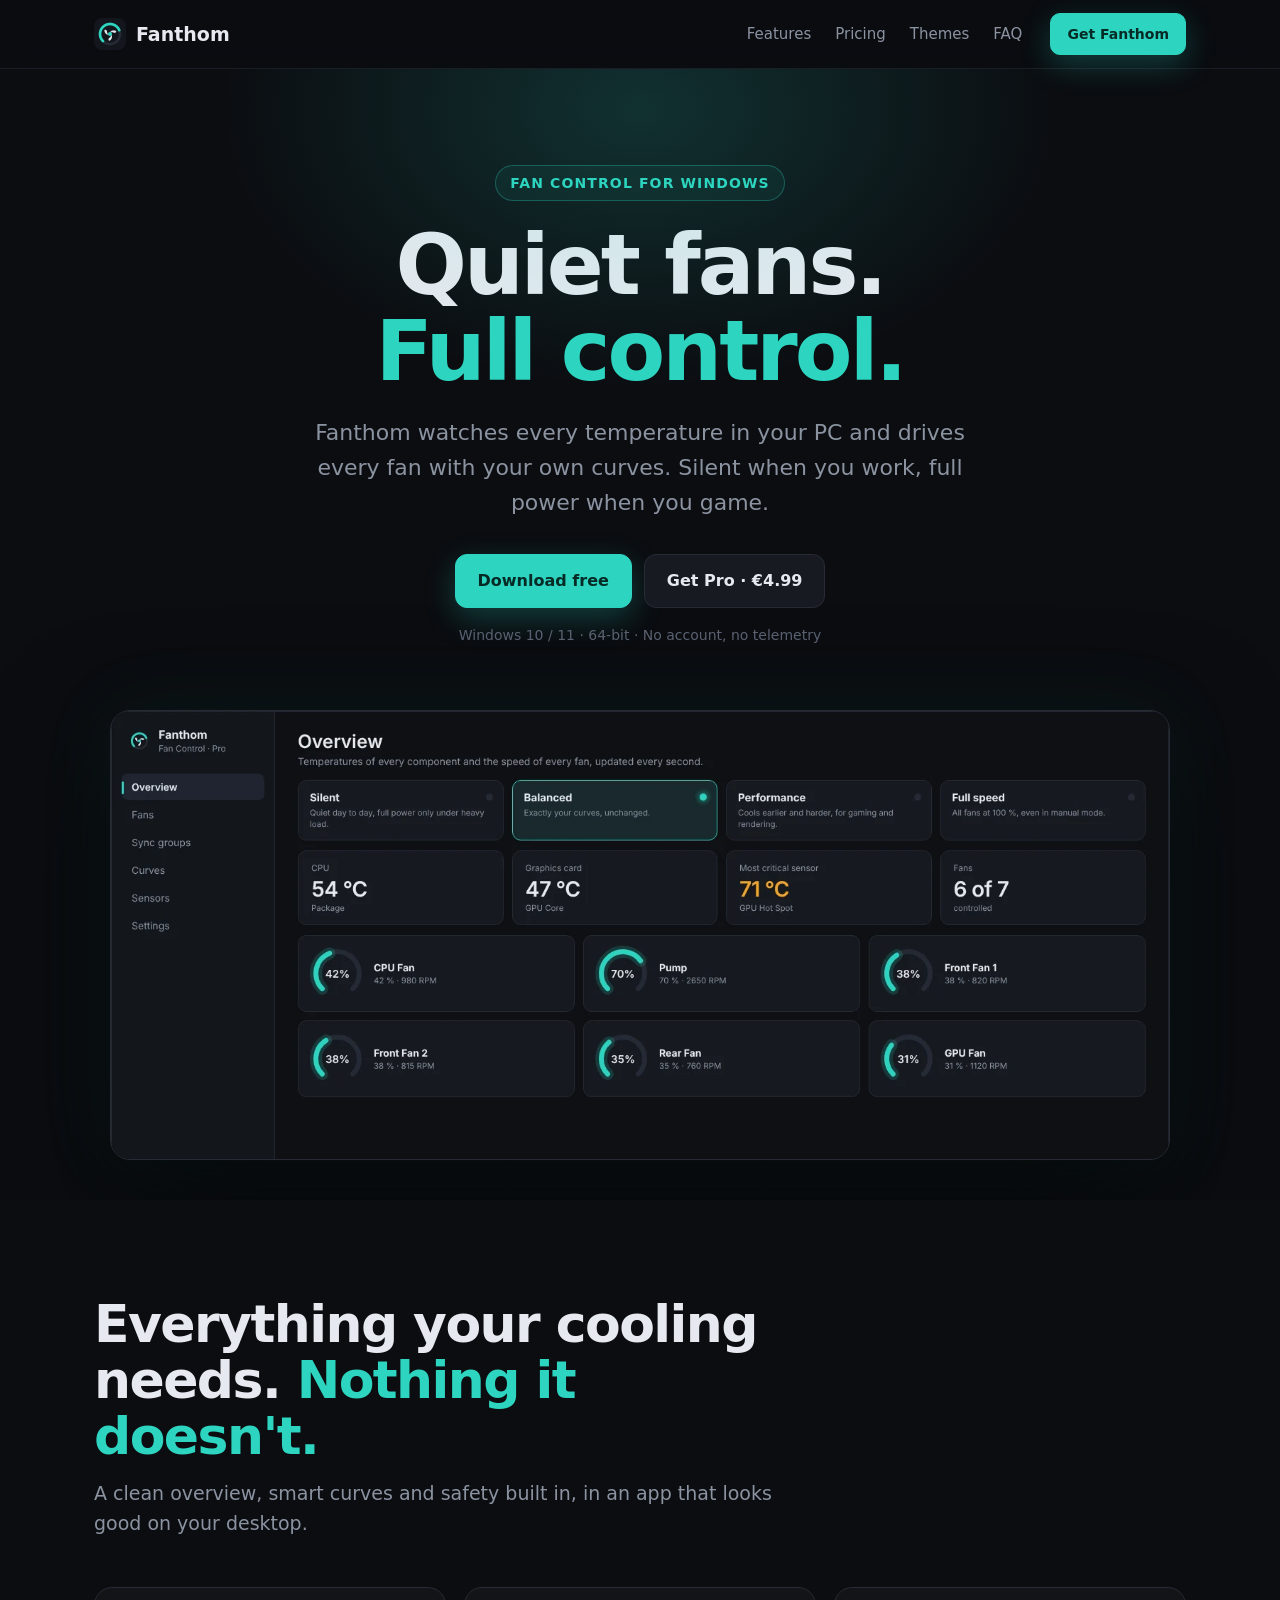
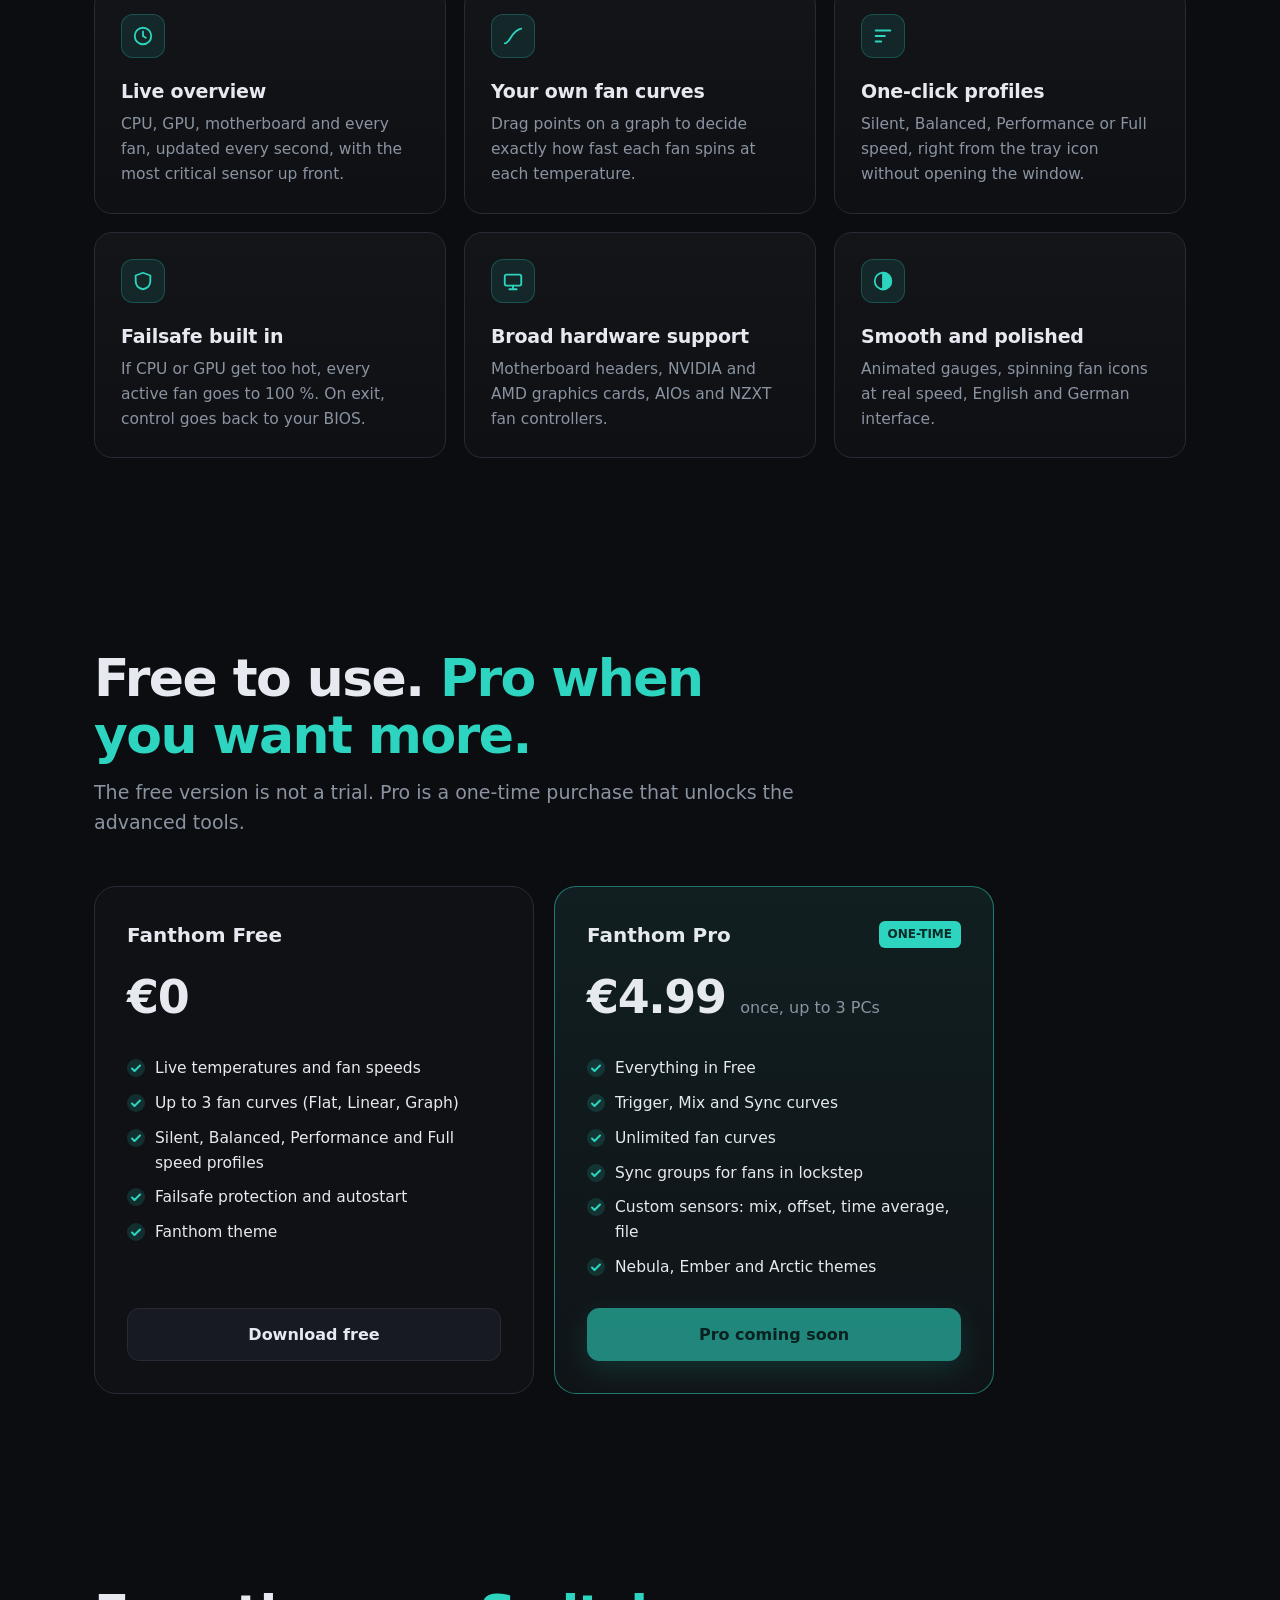
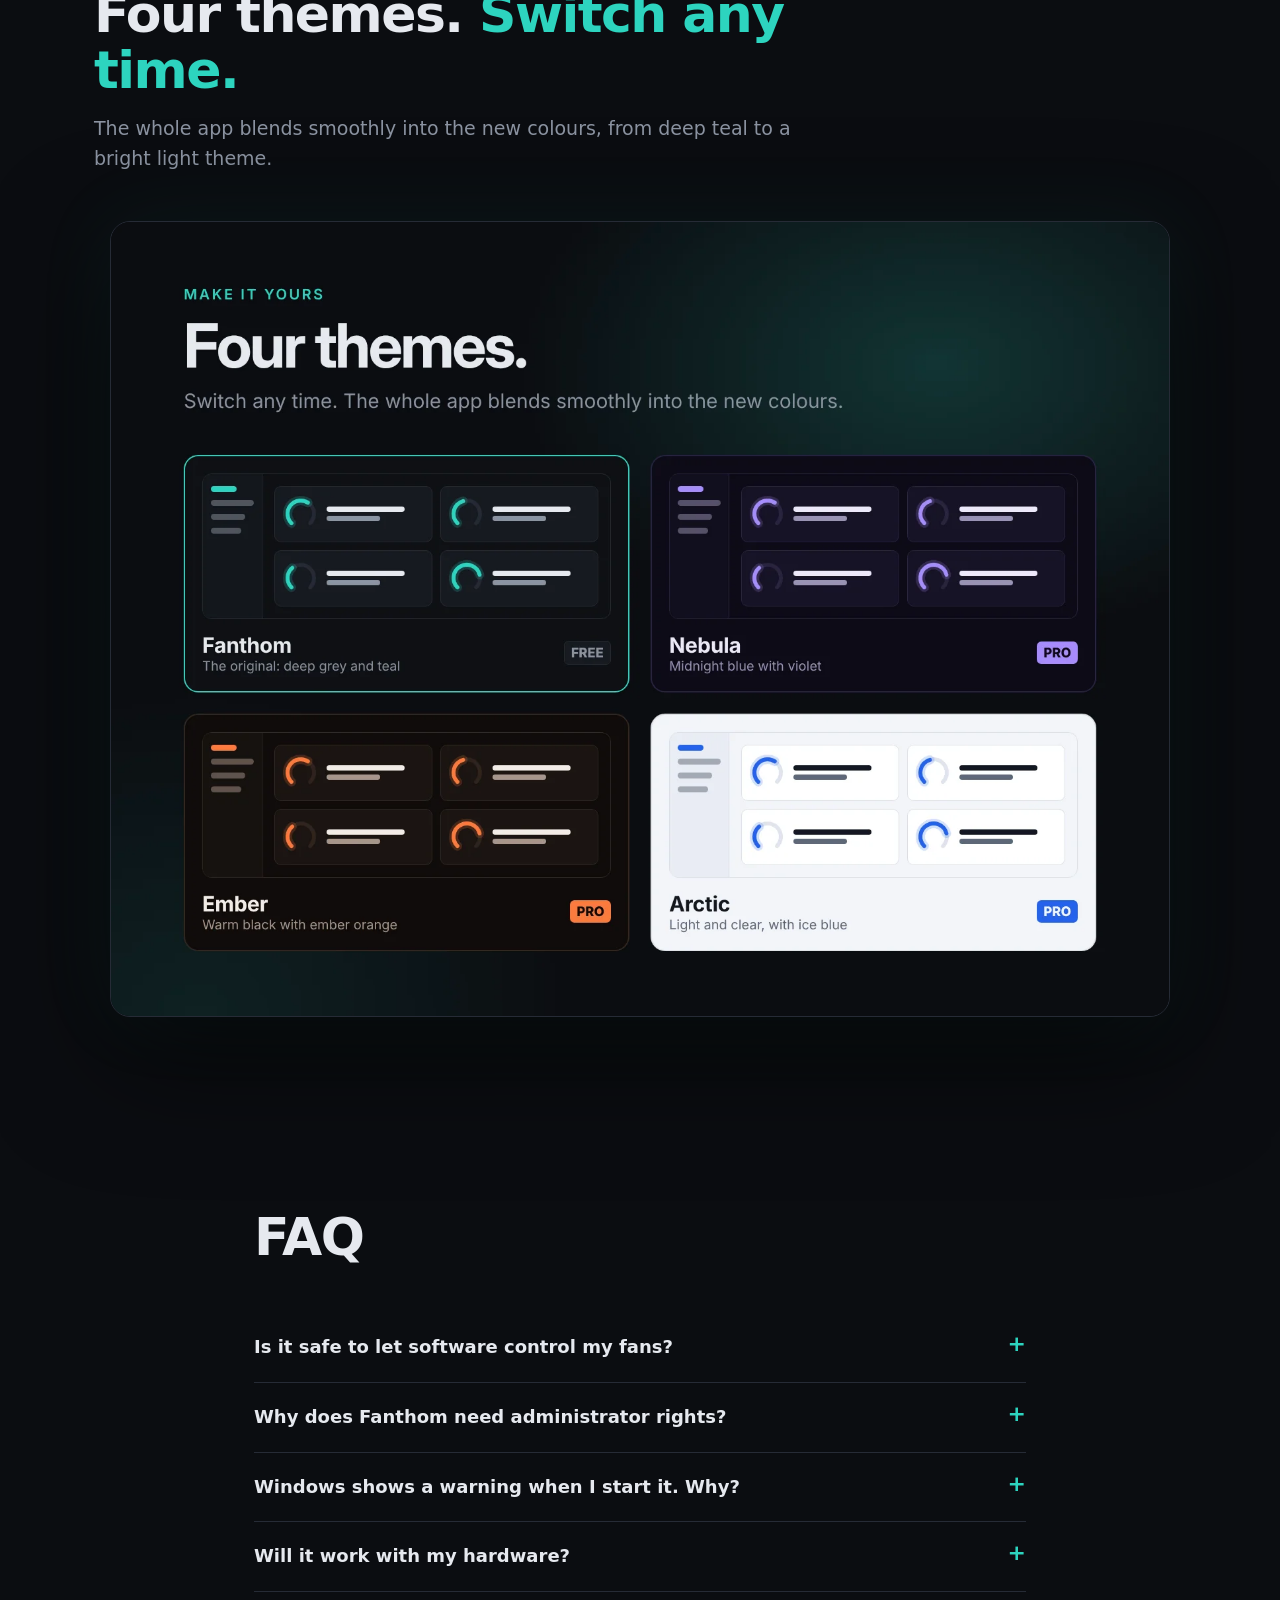
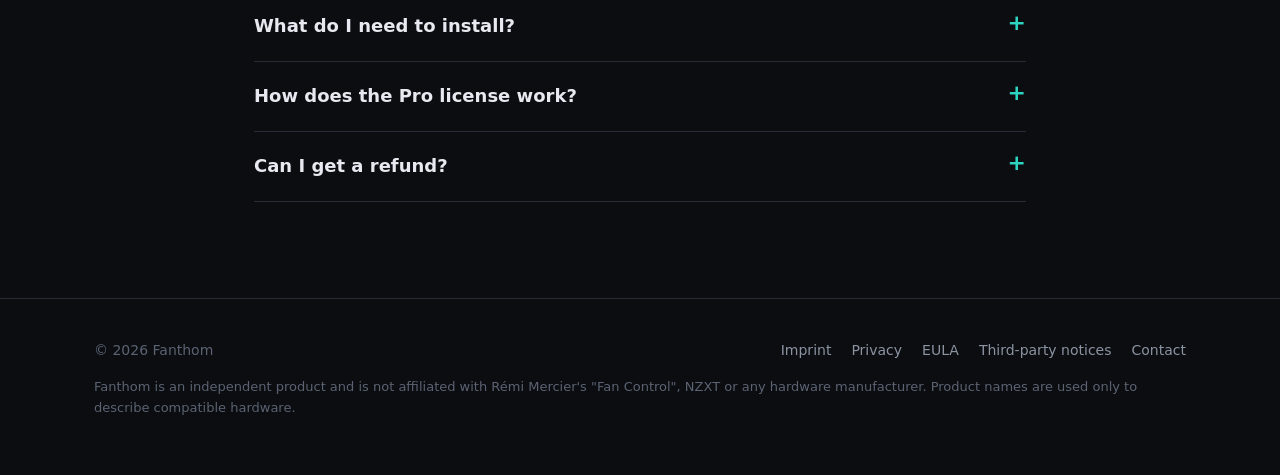
<file: index.html>
<!doctype html>
<html lang="en">
<head>
<meta charset="utf-8">
<meta name="viewport" content="width=device-width, initial-scale=1">
<title>Fanthom – Quiet fans. Full control.</title>
<meta name="description" content="Fanthom is a modern fan control app for Windows: custom fan curves, profiles, sync groups, failsafe protection and four themes. Free, with an optional one-time Pro upgrade.">
<meta property="og:title" content="Fanthom – Quiet fans. Full control.">
<meta property="og:description" content="A modern fan control app for Windows. Free, with an optional one-time Pro upgrade.">
<meta property="og:image" content="overview.webp">
<link rel="icon" href="favicon.png">
<link rel="stylesheet" href="style.css">
</head>
<body>

<header class="nav">
  <div class="wrap">
    <a class="brand" href="#"><img src="logo.png" alt="">Fanthom</a>
    <nav class="links"><a href="#features">Features</a><a href="#pricing">Pricing</a><a href="#themes">Themes</a><a href="#faq">FAQ</a></nav>
    <a class="btn small primary" href="#pricing">Get Fanthom</a>
  </div>
</header>

<main>
  <div class="hero">
    <div class="wrap">
      <span class="eyebrow">Fan control for Windows</span>
      <h1>Quiet fans.<br><span class="accent">Full control.</span></h1>
      <p class="lead">Fanthom watches every temperature in your PC and drives every fan with your own curves. Silent when you work, full power when you game.</p>
      <div class="cta">
        <a class="btn primary" href="https://github.com/fanthom1337-boop/fanthom/releases/latest">Download free</a>
        <a class="btn" href="#pricing">Get Pro · €4.99</a>
      </div>
      <p class="small-print">Windows 10 / 11 · 64-bit · No account, no telemetry</p>
      <div class="shot"><img src="overview.webp" alt="Fanthom overview with profiles, temperatures and fan speed gauges" width="1490" height="630"></div>
    </div>
  </div>

  <section id="features">
    <div class="wrap">
      <div class="section-head">
        <h2>Everything your cooling needs. <span class="accent">Nothing it doesn't.</span></h2>
        <p>A clean overview, smart curves and safety built in, in an app that looks good on your desktop.</p>
      </div>
      <div class="grid">
        <div class="card"><div class="ic"><svg width="22" height="22" viewBox="0 0 24 24" fill="none" stroke="currentColor" stroke-width="2" stroke-linecap="round"><circle cx="12" cy="12" r="9"/><path d="M12 7v5l3 2"/></svg></div><h3>Live overview</h3><p>CPU, GPU, motherboard and every fan, updated every second, with the most critical sensor up front.</p></div>
        <div class="card"><div class="ic"><svg width="22" height="22" viewBox="0 0 24 24" fill="none" stroke="currentColor" stroke-width="2" stroke-linecap="round"><path d="M3 20c6 0 7-14 18-16"/></svg></div><h3>Your own fan curves</h3><p>Drag points on a graph to decide exactly how fast each fan spins at each temperature.</p></div>
        <div class="card"><div class="ic"><svg width="22" height="22" viewBox="0 0 24 24" fill="none" stroke="currentColor" stroke-width="2" stroke-linecap="round"><path d="M4 6h16M4 12h10M4 18h6"/></svg></div><h3>One-click profiles</h3><p>Silent, Balanced, Performance or Full speed, right from the tray icon without opening the window.</p></div>
        <div class="card"><div class="ic"><svg width="22" height="22" viewBox="0 0 24 24" fill="none" stroke="currentColor" stroke-width="2" stroke-linecap="round" stroke-linejoin="round"><path d="M12 3l8 3v6c0 5-3.5 8-8 9-4.5-1-8-4-8-9V6z"/></svg></div><h3>Failsafe built in</h3><p>If CPU or GPU get too hot, every active fan goes to 100 %. On exit, control goes back to your BIOS.</p></div>
        <div class="card"><div class="ic"><svg width="22" height="22" viewBox="0 0 24 24" fill="none" stroke="currentColor" stroke-width="2" stroke-linecap="round"><rect x="3" y="5" width="18" height="12" rx="2"/><path d="M8 21h8M12 17v4"/></svg></div><h3>Broad hardware support</h3><p>Motherboard headers, NVIDIA and AMD graphics cards, AIOs and NZXT fan controllers.</p></div>
        <div class="card"><div class="ic"><svg width="22" height="22" viewBox="0 0 24 24" fill="none" stroke="currentColor" stroke-width="2" stroke-linecap="round"><circle cx="12" cy="12" r="9"/><path d="M12 3a9 9 0 0 1 0 18z" fill="currentColor"/></svg></div><h3>Smooth and polished</h3><p>Animated gauges, spinning fan icons at real speed, English and German interface.</p></div>
      </div>
    </div>
  </section>

  <section id="pricing">
    <div class="wrap">
      <div class="section-head">
        <h2>Free to use. <span class="accent">Pro when you want more.</span></h2>
        <p>The free version is not a trial. Pro is a one-time purchase that unlocks the advanced tools.</p>
      </div>
      <div class="plans">
        <div class="plan">
          <div class="name">Fanthom Free</div>
          <div class="price">€0</div>
          <ul>
            <li>Live temperatures and fan speeds</li>
            <li>Up to 3 fan curves (Flat, Linear, Graph)</li>
            <li>Silent, Balanced, Performance and Full speed profiles</li>
            <li>Failsafe protection and autostart</li>
            <li>Fanthom theme</li>
          </ul>
          <a class="btn" href="https://github.com/fanthom1337-boop/fanthom/releases/latest">Download free</a>
        </div>
        <div class="plan pro">
          <div class="name">Fanthom Pro <span class="tag">ONE-TIME</span></div>
          <div class="price">€4.99 <small>once, up to 3 PCs</small></div>
          <ul>
            <li>Everything in Free</li>
            <li>Trigger, Mix and Sync curves</li>
            <li>Unlimited fan curves</li>
            <li>Sync groups for fans in lockstep</li>
            <li>Custom sensors: mix, offset, time average, file</li>
            <li>Nebula, Ember and Arctic themes</li>
          </ul>
          <span class="btn primary" style="opacity:.6;cursor:default">Pro coming soon</span>
        </div>
      </div>
    </div>
  </section>

  <section id="themes">
    <div class="wrap">
      <div class="section-head">
        <h2>Four themes. <span class="accent">Switch any time.</span></h2>
        <p>The whole app blends smoothly into the new colours, from deep teal to a bright light theme.</p>
      </div>
      <div class="shot" style="margin-top:0"><img src="themes.webp" alt="The four Fanthom themes: Fanthom, Nebula, Ember and Arctic" width="1600" height="1200"></div>
    </div>
  </section>

  <section id="faq">
    <div class="wrap faq">
      <div class="section-head"><h2>FAQ</h2></div>
      <details><summary>Is it safe to let software control my fans?</summary><p>Fanthom never touches a fan you haven't enabled. A failsafe sets all active fans to 100 % if the CPU or GPU core gets too hot, and when Fanthom closes or runs into an error, control goes back to your BIOS. Still, check your temperatures under load after changing curves.</p></details>
      <details><summary>Why does Fanthom need administrator rights?</summary><p>Reading motherboard sensors and setting fan speeds requires low-level hardware access, which Windows only allows with admin rights. Fanthom has no network features apart from the optional Pro license check.</p></details>
      <details><summary>Windows shows a warning when I start it. Why?</summary><p>Fanthom is made by an independent developer and is not yet code-signed, so SmartScreen shows "unknown publisher". Click "More info" → "Run anyway".</p></details>
      <details><summary>Will it work with my hardware?</summary><p>Fanthom uses LibreHardwareMonitor, which supports most motherboards from ASUS, MSI, Gigabyte, ASRock and others, NVIDIA and AMD graphics cards and many AIOs. NZXT fan controllers are supported directly. Try the free version first, it shows exactly which fans are controllable on your PC.</p></details>
      <details><summary>What do I need to install?</summary><p>Windows 10 or 11 (64-bit) and the free <a href="https://dotnet.microsoft.com/download/dotnet/10.0">.NET 10 Desktop Runtime</a>. For motherboard sensors you also need the free PawnIO driver from <a href="https://pawnio.eu">pawnio.eu</a>.</p></details>
      <details><summary>How does the Pro license work?</summary><p>You get a license key by email right after purchase. Paste it in Fanthom under Settings → Fanthom Pro. One key works on up to 3 of your own PCs, and you can move it with "Deactivate on this PC".</p></details>
      <details><summary>Can I get a refund?</summary><p>Purchases are handled by Lemon Squeezy, our reseller and merchant of record. Your statutory rights apply. For anything about your order, just contact us.</p></details>
    </div>
  </section>
</main>

<footer>
  <div class="wrap">
    <span>© 2026 Fanthom</span>
    <nav><a href="imprint.html">Imprint</a><a href="privacy.html">Privacy</a><a href="EULA.txt">EULA</a><a href="THIRD-PARTY-NOTICES.txt">Third-party notices</a><a href="mailto:fanthom1337@gmail.com">Contact</a></nav>
    <p class="disclaimer">Fanthom is an independent product and is not affiliated with Rémi Mercier's "Fan Control", NZXT or any hardware manufacturer. Product names are used only to describe compatible hardware.</p>
  </div>
</footer>
</body>
</html>
</file>
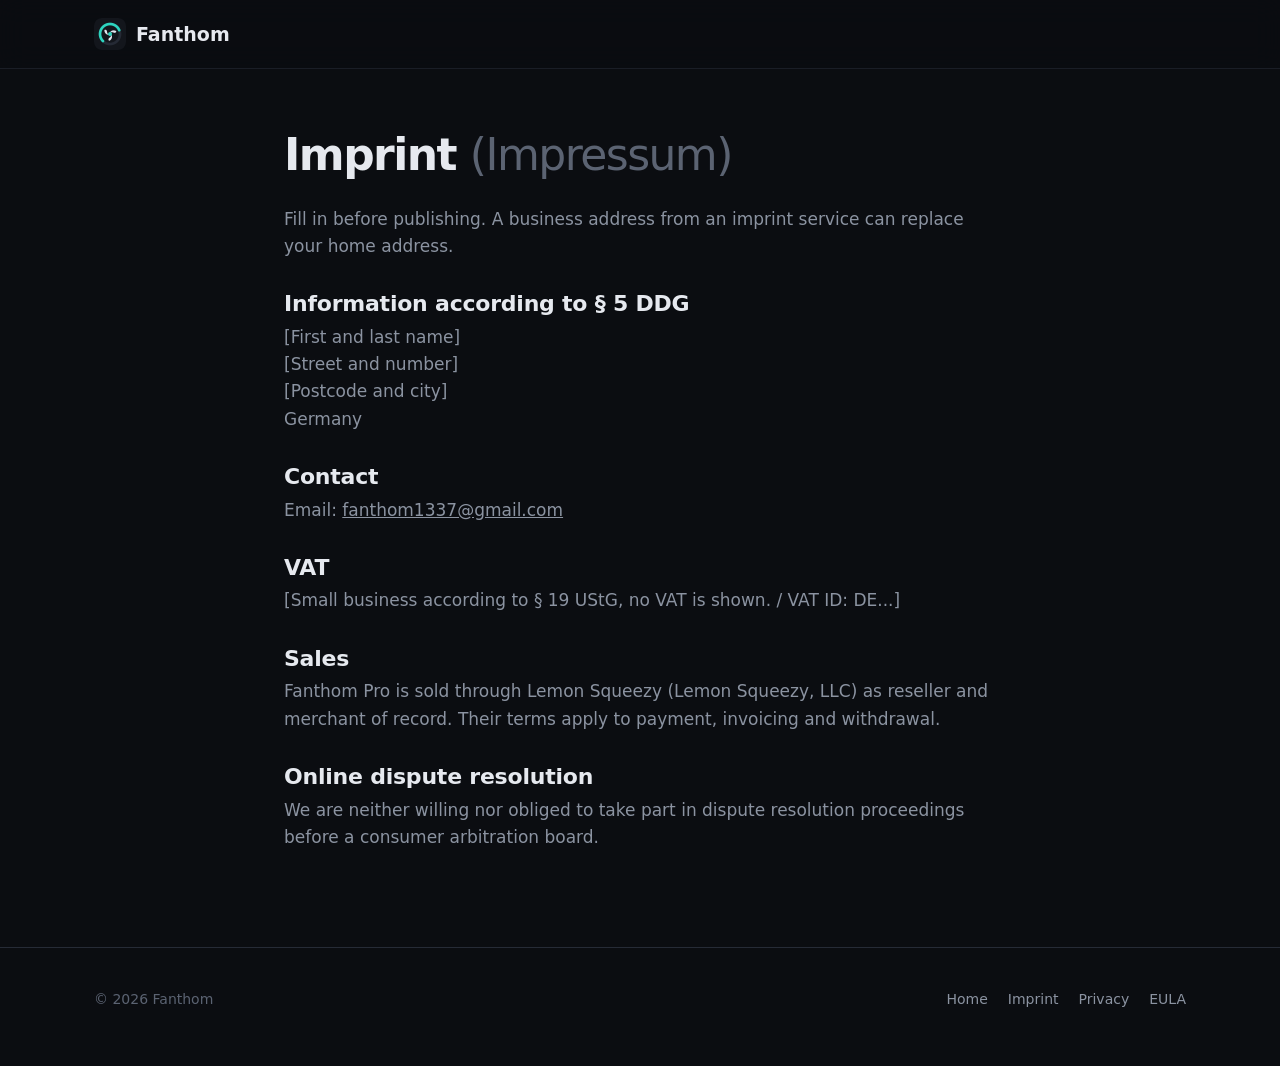
<file: imprint.html>
<!doctype html>
<html lang="en">
<head>
<meta charset="utf-8">
<meta name="viewport" content="width=device-width, initial-scale=1">
<title>Imprint – Fanthom</title>
<meta name="robots" content="noindex">
<link rel="icon" href="favicon.png">
<link rel="stylesheet" href="style.css">
</head>
<body>
<header class="nav"><div class="wrap"><a class="brand" href="index.html"><img src="logo.png" alt="">Fanthom</a></div></header>
<main class="legal">
<h1>Imprint <span style="color:var(--faint);font-weight:500">(Impressum)</span></h1>
<p class="todo">Fill in before publishing. A business address from an imprint service can replace your home address.</p>
<h2>Information according to § 5 DDG</h2>
<p>[First and last name]<br>[Street and number]<br>[Postcode and city]<br>Germany</p>
<h2>Contact</h2>
<p>Email: <a href="mailto:fanthom1337@gmail.com">fanthom1337@gmail.com</a></p>
<h2>VAT</h2>
<p>[Small business according to § 19 UStG, no VAT is shown. / VAT ID: DE...]</p>
<h2>Sales</h2>
<p>Fanthom Pro is sold through Lemon Squeezy (Lemon Squeezy, LLC) as reseller and merchant of record. Their terms apply to payment, invoicing and withdrawal.</p>
<h2>Online dispute resolution</h2>
<p>We are neither willing nor obliged to take part in dispute resolution proceedings before a consumer arbitration board.</p>
</main>
<footer><div class="wrap"><span>© 2026 Fanthom</span><nav><a href="index.html">Home</a><a href="imprint.html">Imprint</a><a href="privacy.html">Privacy</a><a href="EULA.txt">EULA</a></nav></div></footer>
</body>
</html>
</file>
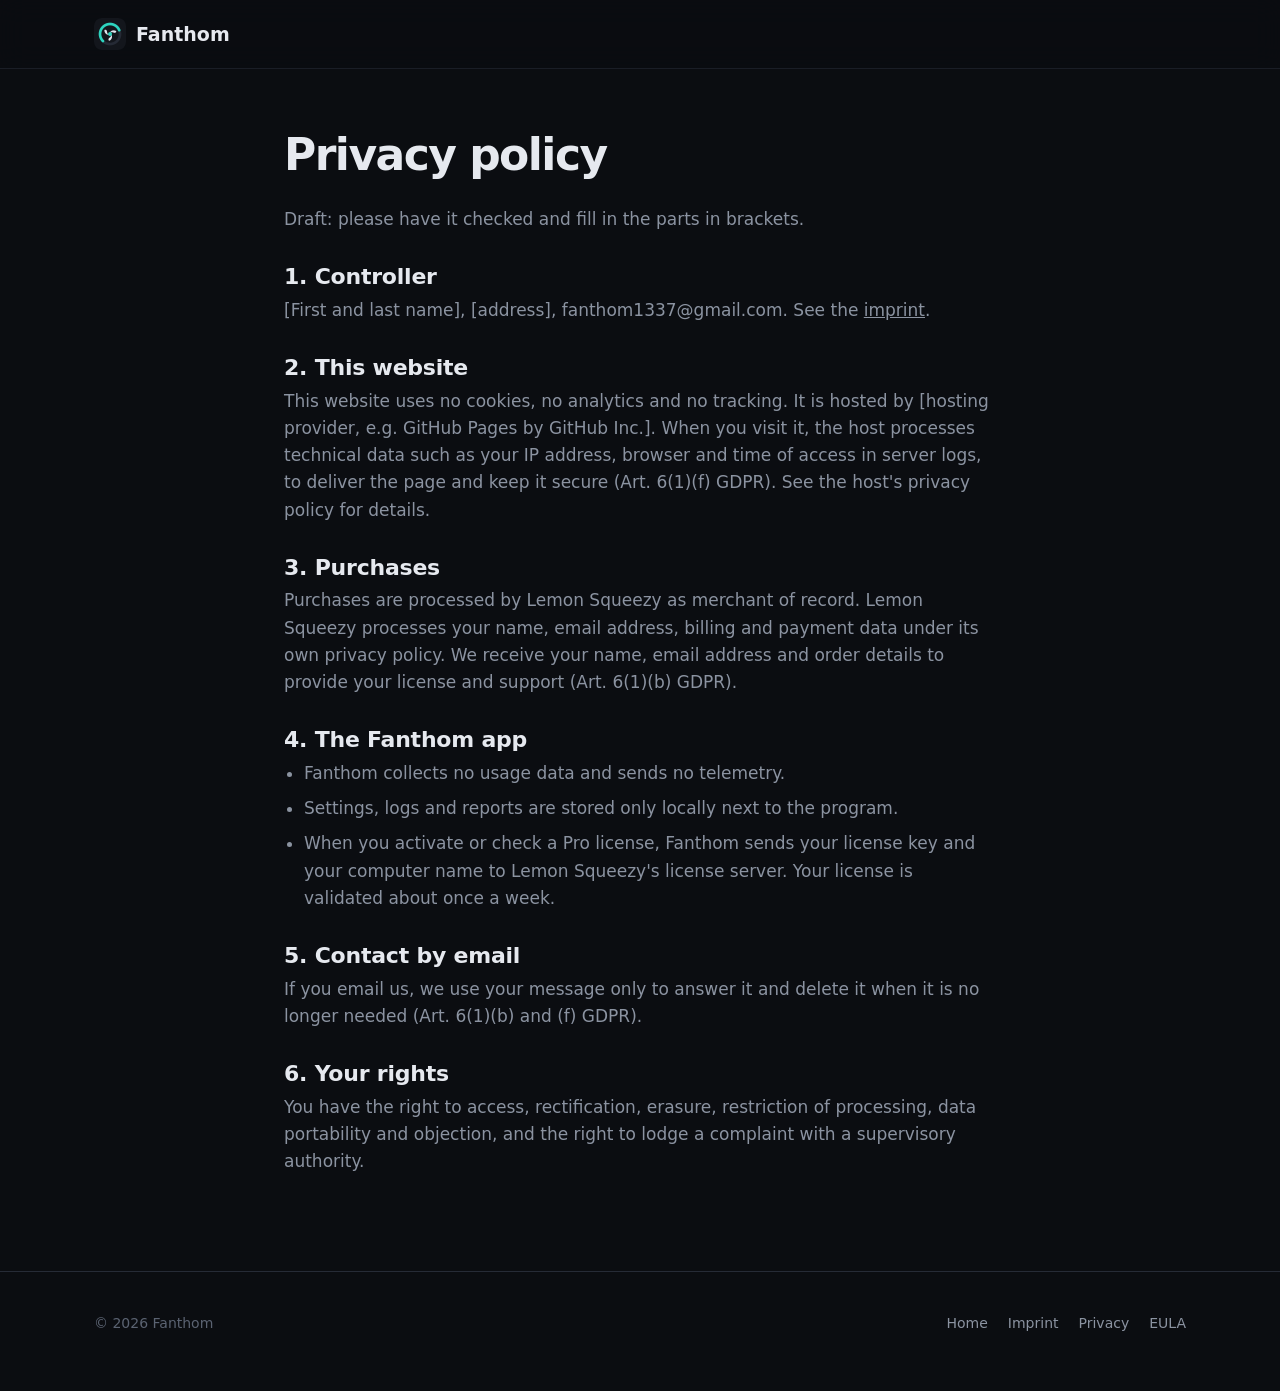
<file: privacy.html>
<!doctype html>
<html lang="en">
<head>
<meta charset="utf-8">
<meta name="viewport" content="width=device-width, initial-scale=1">
<title>Privacy – Fanthom</title>
<meta name="robots" content="noindex">
<link rel="icon" href="favicon.png">
<link rel="stylesheet" href="style.css">
</head>
<body>
<header class="nav"><div class="wrap"><a class="brand" href="index.html"><img src="logo.png" alt="">Fanthom</a></div></header>
<main class="legal">
<h1>Privacy policy</h1>
<p class="todo">Draft: please have it checked and fill in the parts in brackets.</p>
<h2>1. Controller</h2>
<p>[First and last name], [address], fanthom1337@gmail.com. See the <a href="imprint.html">imprint</a>.</p>
<h2>2. This website</h2>
<p>This website uses no cookies, no analytics and no tracking. It is hosted by [hosting provider, e.g. GitHub Pages by GitHub Inc.]. When you visit it, the host processes technical data such as your IP address, browser and time of access in server logs, to deliver the page and keep it secure (Art. 6(1)(f) GDPR). See the host's privacy policy for details.</p>
<h2>3. Purchases</h2>
<p>Purchases are processed by Lemon Squeezy as merchant of record. Lemon Squeezy processes your name, email address, billing and payment data under its own privacy policy. We receive your name, email address and order details to provide your license and support (Art. 6(1)(b) GDPR).</p>
<h2>4. The Fanthom app</h2>
<ul>
<li>Fanthom collects no usage data and sends no telemetry.</li>
<li>Settings, logs and reports are stored only locally next to the program.</li>
<li>When you activate or check a Pro license, Fanthom sends your license key and your computer name to Lemon Squeezy's license server. Your license is validated about once a week.</li>
</ul>
<h2>5. Contact by email</h2>
<p>If you email us, we use your message only to answer it and delete it when it is no longer needed (Art. 6(1)(b) and (f) GDPR).</p>
<h2>6. Your rights</h2>
<p>You have the right to access, rectification, erasure, restriction of processing, data portability and objection, and the right to lodge a complaint with a supervisory authority.</p>
</main>
<footer><div class="wrap"><span>© 2026 Fanthom</span><nav><a href="index.html">Home</a><a href="imprint.html">Imprint</a><a href="privacy.html">Privacy</a><a href="EULA.txt">EULA</a></nav></div></footer>
</body>
</html>
</file>
<file: style.css>
:root {
  --bg: #0B0D11; --bg2: #0F1115; --card: #171A21; --line: #262B36;
  --text: #E6E9EF; --muted: #8B93A1; --faint: #5B6372; --accent: #2DD4BF; --accent-ink: #062A25; --warn: #F5A524;
}
* { box-sizing: border-box; margin: 0; padding: 0; }
html { scroll-behavior: smooth; }
body { background: var(--bg); color: var(--text); font: 17px/1.6 "Inter", system-ui, -apple-system, "Segoe UI", sans-serif; -webkit-font-smoothing: antialiased; }
a { color: inherit; }
img { max-width: 100%; height: auto; display: block; }
.wrap { max-width: 1140px; margin: 0 auto; padding: 0 24px; }

/* nav */
.nav { position: sticky; top: 0; z-index: 10; backdrop-filter: blur(14px); background: rgba(11,13,17,.72); border-bottom: 1px solid rgba(38,43,54,.6); }
.nav .wrap { display: flex; align-items: center; gap: 28px; height: 68px; }
.brand { display: flex; align-items: center; gap: 10px; font-weight: 700; font-size: 19px; text-decoration: none; }
.brand img { width: 32px; height: 32px; border-radius: 8px; }
.nav .links { display: flex; gap: 24px; margin-left: auto; font-size: 15px; }
.nav .links a { color: var(--muted); text-decoration: none; }
.nav .links a:hover { color: var(--text); }

/* buttons */
.btn { display: inline-flex; align-items: center; gap: 8px; padding: 13px 22px; border-radius: 12px; font-weight: 600; font-size: 16px; text-decoration: none; border: 1px solid var(--line); background: var(--card); transition: transform .15s, box-shadow .2s, background .2s; }
.btn:hover { transform: translateY(-2px); }
.btn.primary { background: var(--accent); color: var(--accent-ink); border-color: var(--accent); box-shadow: 0 10px 30px rgba(45,212,191,.25); }
.btn.primary:hover { box-shadow: 0 14px 40px rgba(45,212,191,.35); }
.btn.small { padding: 9px 16px; font-size: 14px; border-radius: 10px; }

/* hero */
.hero { position: relative; padding: 96px 0 40px; text-align: center; overflow: hidden; }
.hero::before { content: ""; position: absolute; inset: -200px -200px auto; height: 800px;
  background: radial-gradient(600px 400px at 50% 30%, rgba(45,212,191,.18), transparent 70%); pointer-events: none; }
.eyebrow { display: inline-flex; align-items: center; gap: 8px; font-size: 14px; font-weight: 600; letter-spacing: .08em; text-transform: uppercase; color: var(--accent);
  padding: 6px 14px; border: 1px solid rgba(45,212,191,.3); border-radius: 999px; background: rgba(45,212,191,.06); }
h1 { font-size: clamp(44px, 7vw, 84px); line-height: 1.02; letter-spacing: -.035em; font-weight: 750; margin-top: 22px; }
h1 .accent, h2 .accent { color: var(--accent); }
.lead { font-size: clamp(18px, 2.2vw, 22px); color: var(--muted); max-width: 680px; margin: 20px auto 0; }
.cta { display: flex; gap: 12px; justify-content: center; flex-wrap: wrap; margin-top: 34px; }
.small-print { font-size: 14px; color: var(--faint); margin-top: 16px; }
.shot { position: relative; margin: 64px auto 0; max-width: 1060px; border-radius: 20px; overflow: hidden; border: 1px solid var(--line);
  box-shadow: 0 40px 120px rgba(0,0,0,.6), 0 0 80px rgba(45,212,191,.08); }

/* sections */
section { padding: 96px 0; }
h2 { font-size: clamp(32px, 4.5vw, 52px); line-height: 1.08; letter-spacing: -.03em; font-weight: 720; }
.section-head { max-width: 720px; margin-bottom: 48px; }
.section-head p { color: var(--muted); font-size: 19px; margin-top: 14px; }
.grid { display: grid; grid-template-columns: repeat(3, 1fr); gap: 18px; }
.card { background: linear-gradient(180deg, rgba(255,255,255,.03), rgba(255,255,255,.01)); border: 1px solid var(--line); border-radius: 18px; padding: 26px; }
.card .ic { width: 44px; height: 44px; border-radius: 12px; display: grid; place-items: center; background: rgba(45,212,191,.1); border: 1px solid rgba(45,212,191,.25); color: var(--accent); }
.card h3 { font-size: 19px; margin-top: 18px; letter-spacing: -.01em; }
.card p { color: var(--muted); font-size: 15.5px; margin-top: 6px; }

/* pricing */
.plans { display: grid; grid-template-columns: 1fr 1fr; gap: 20px; max-width: 900px; }
.plan { border: 1px solid var(--line); border-radius: 22px; padding: 32px; background: var(--bg2); display: flex; flex-direction: column; }
.plan.pro { border-color: rgba(45,212,191,.5); background: linear-gradient(180deg, rgba(45,212,191,.07), rgba(45,212,191,.01)), var(--bg2); }
.plan .name { font-weight: 700; font-size: 20px; display: flex; justify-content: space-between; align-items: center; }
.tag { font-size: 12px; font-weight: 700; padding: 4px 9px; border-radius: 6px; background: var(--accent); color: var(--accent-ink); }
.price { font-size: 46px; font-weight: 750; letter-spacing: -.03em; margin-top: 10px; }
.price small { font-size: 16px; color: var(--muted); font-weight: 500; letter-spacing: 0; }
.plan ul { list-style: none; margin: 22px 0 28px; display: grid; gap: 10px; font-size: 15.5px; }
.plan li { display: flex; gap: 10px; }
.plan li::before { content: ""; flex: none; width: 18px; height: 18px; margin-top: 3px; border-radius: 50%;
  background: rgba(45,212,191,.15) url("data:image/svg+xml,%3Csvg xmlns='http://www.w3.org/2000/svg' viewBox='0 0 18 18'%3E%3Cpath d='M5 9.5l2.5 2.5L13 6.5' stroke='%232DD4BF' stroke-width='2' fill='none' stroke-linecap='round' stroke-linejoin='round'/%3E%3C/svg%3E") center/18px no-repeat; }
.plan li.muted { color: var(--faint); }
.plan .btn { margin-top: auto; justify-content: center; }

/* faq */
.faq { max-width: 820px; }
details { border-bottom: 1px solid var(--line); padding: 20px 0; }
summary { cursor: pointer; font-weight: 600; font-size: 18px; list-style: none; display: flex; justify-content: space-between; gap: 16px; }
summary::-webkit-details-marker { display: none; }
summary::after { content: "+"; color: var(--accent); font-size: 22px; line-height: 1; transition: transform .2s; }
details[open] summary::after { transform: rotate(45deg); }
details p { color: var(--muted); margin-top: 10px; }

/* footer */
footer { border-top: 1px solid var(--line); padding: 40px 0 56px; color: var(--faint); font-size: 14px; }
footer .wrap { display: flex; flex-wrap: wrap; gap: 16px 28px; align-items: center; }
footer nav { display: flex; gap: 20px; margin-left: auto; flex-wrap: wrap; }
footer a { color: var(--muted); text-decoration: none; }
footer a:hover { color: var(--text); }
.disclaimer { width: 100%; font-size: 13px; }

/* legal pages */
.legal { max-width: 760px; padding: 64px 24px 96px; margin: 0 auto; }
.legal h1 { font-size: 44px; margin: 0 0 28px; }
.legal h2 { font-size: 22px; margin: 32px 0 8px; letter-spacing: -.01em; }
.legal p, .legal li { color: var(--muted); margin-top: 8px; }
.legal ul { padding-left: 20px; }
.todo { color: var(--warn); }

@media (max-width: 860px) {
  .grid { grid-template-columns: 1fr; }
  .plans { grid-template-columns: 1fr; }
  .nav .links { display: none; }
  .nav .wrap { justify-content: space-between; }
  section { padding: 64px 0; }
  .hero { padding-top: 64px; }
  footer nav { margin-left: 0; }
}
</file>
